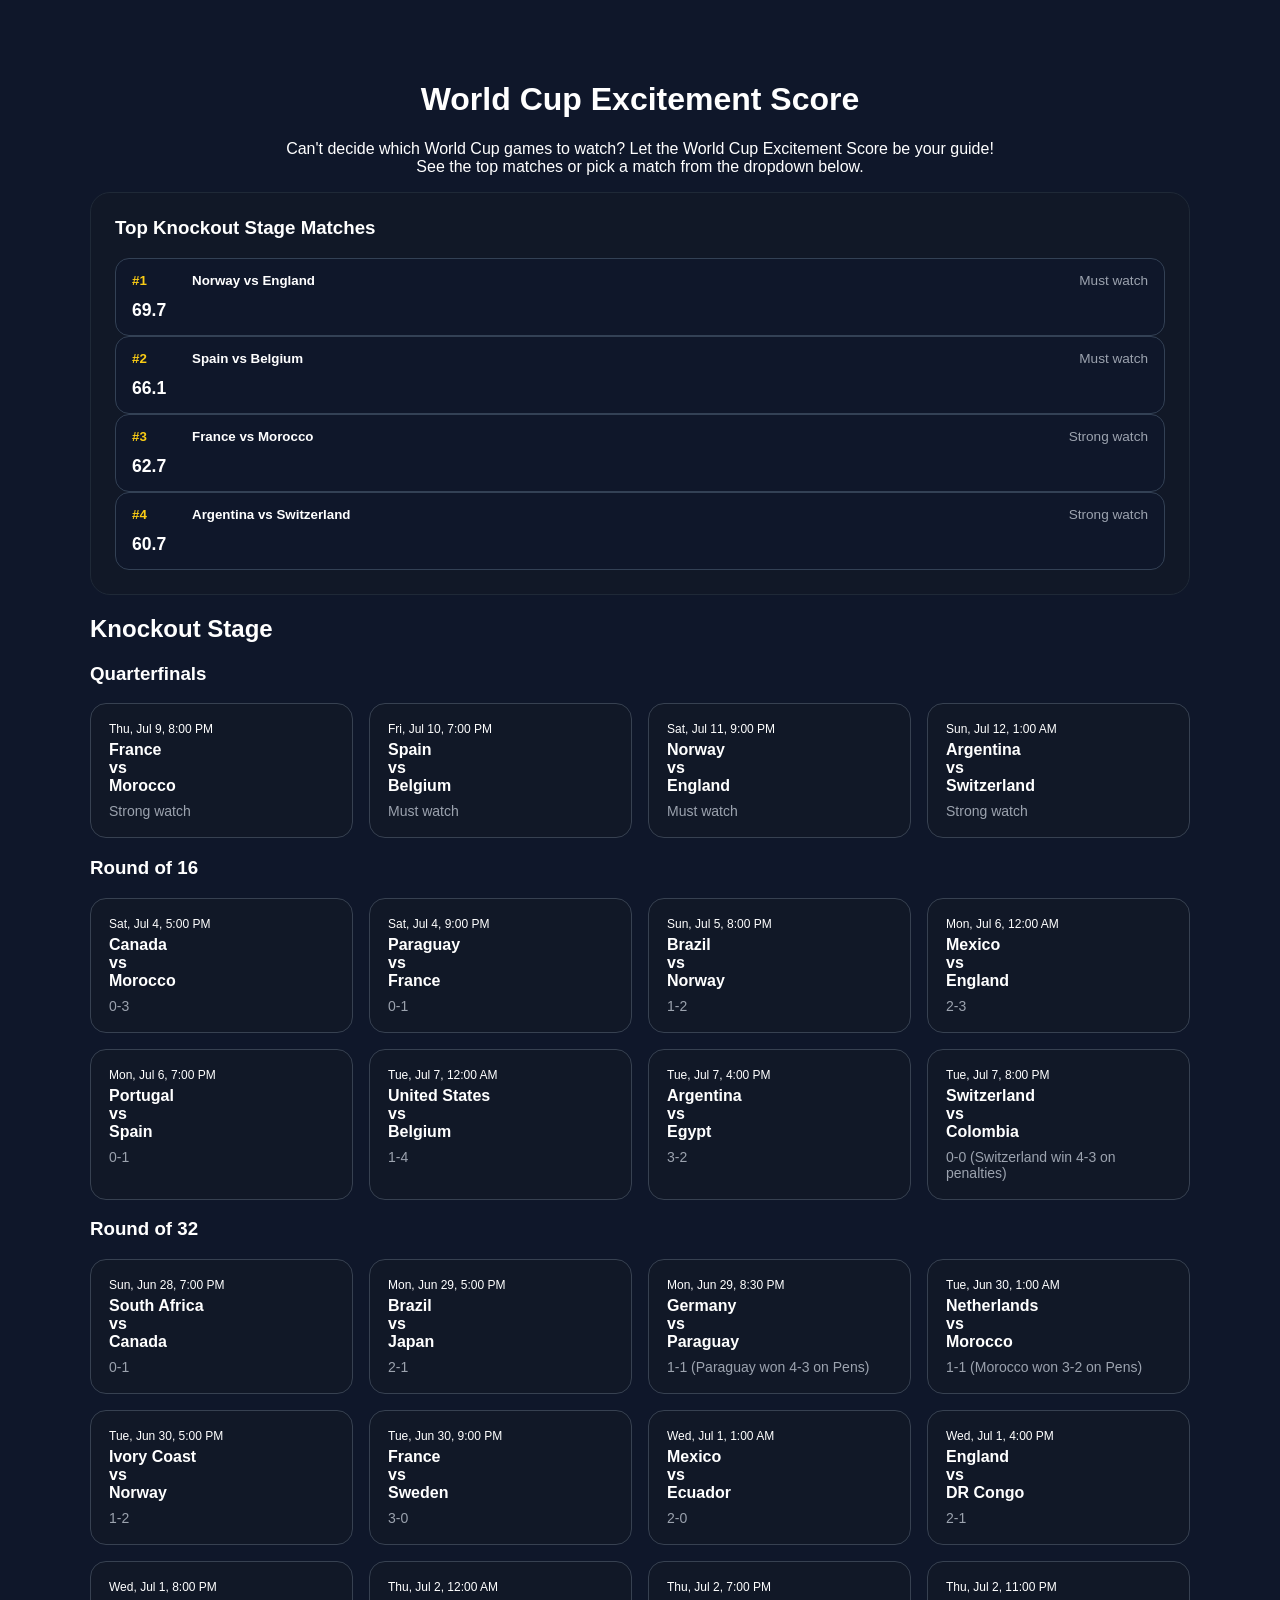
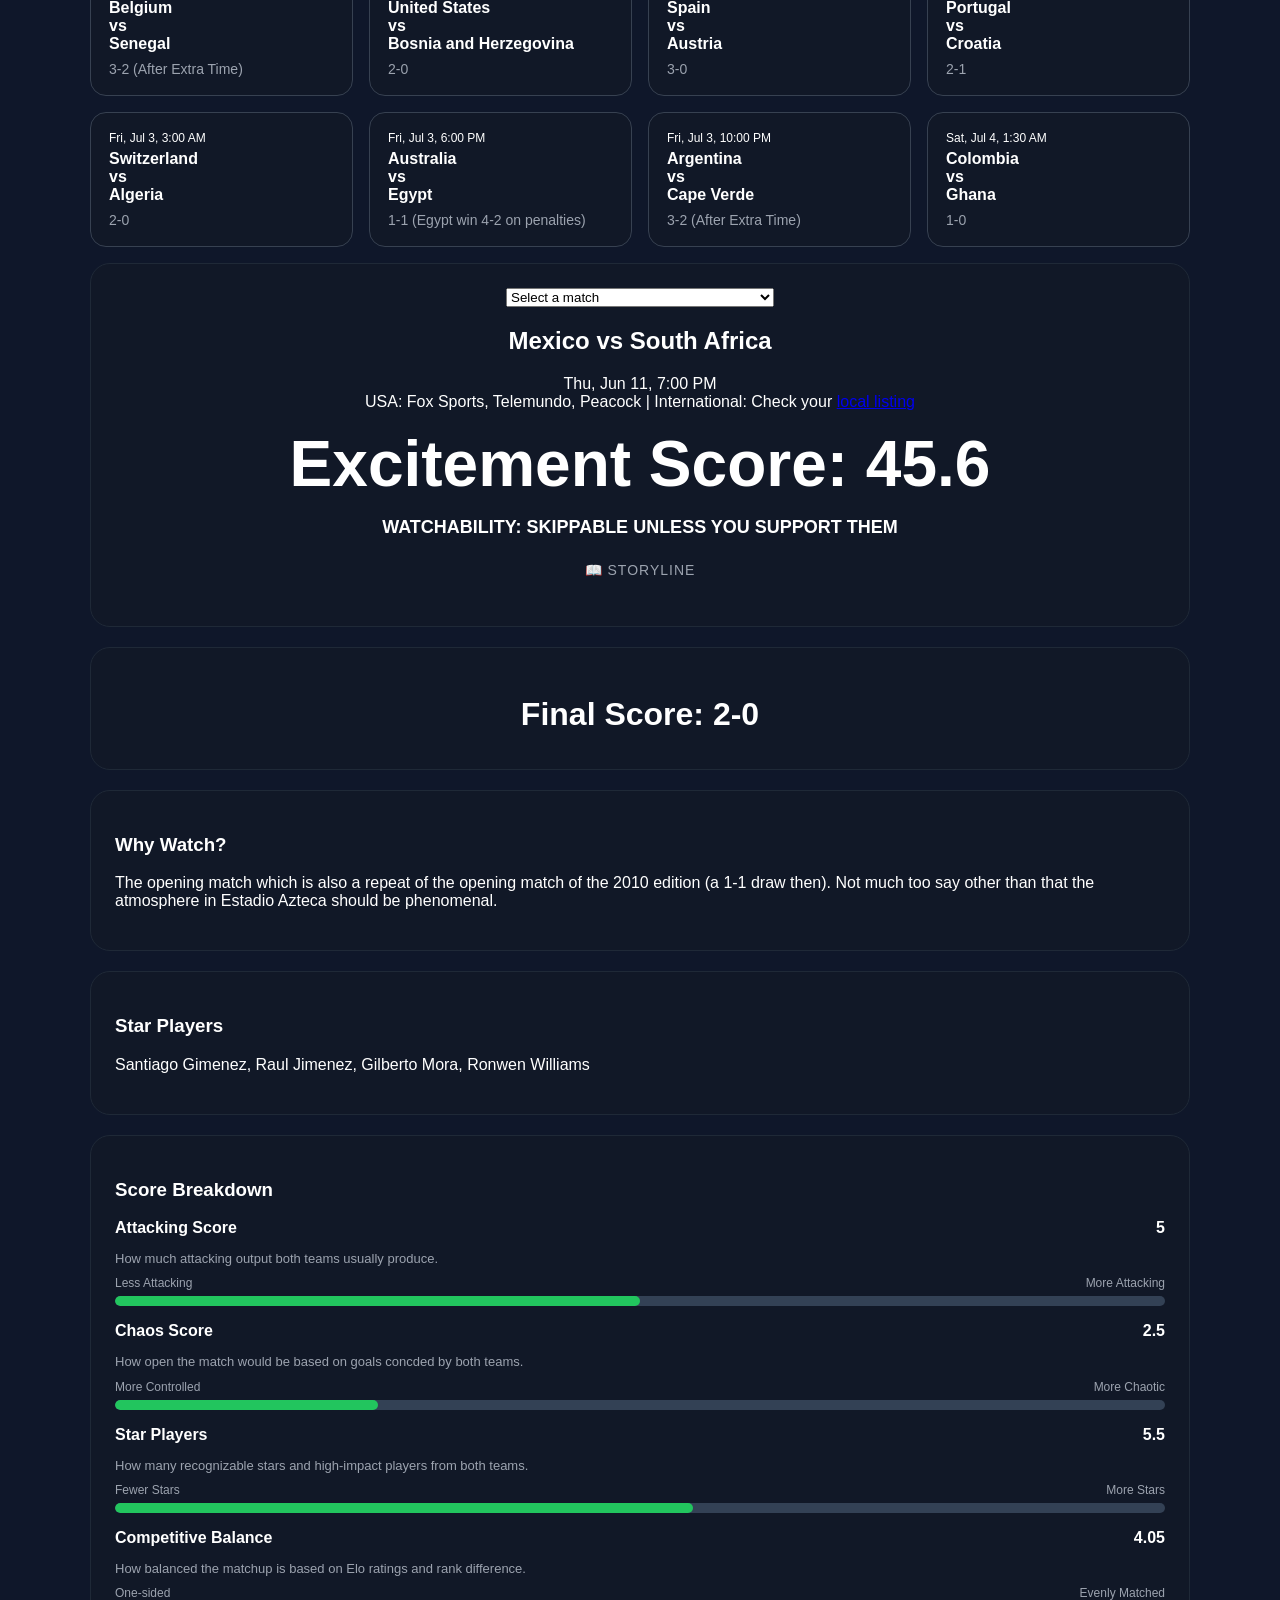
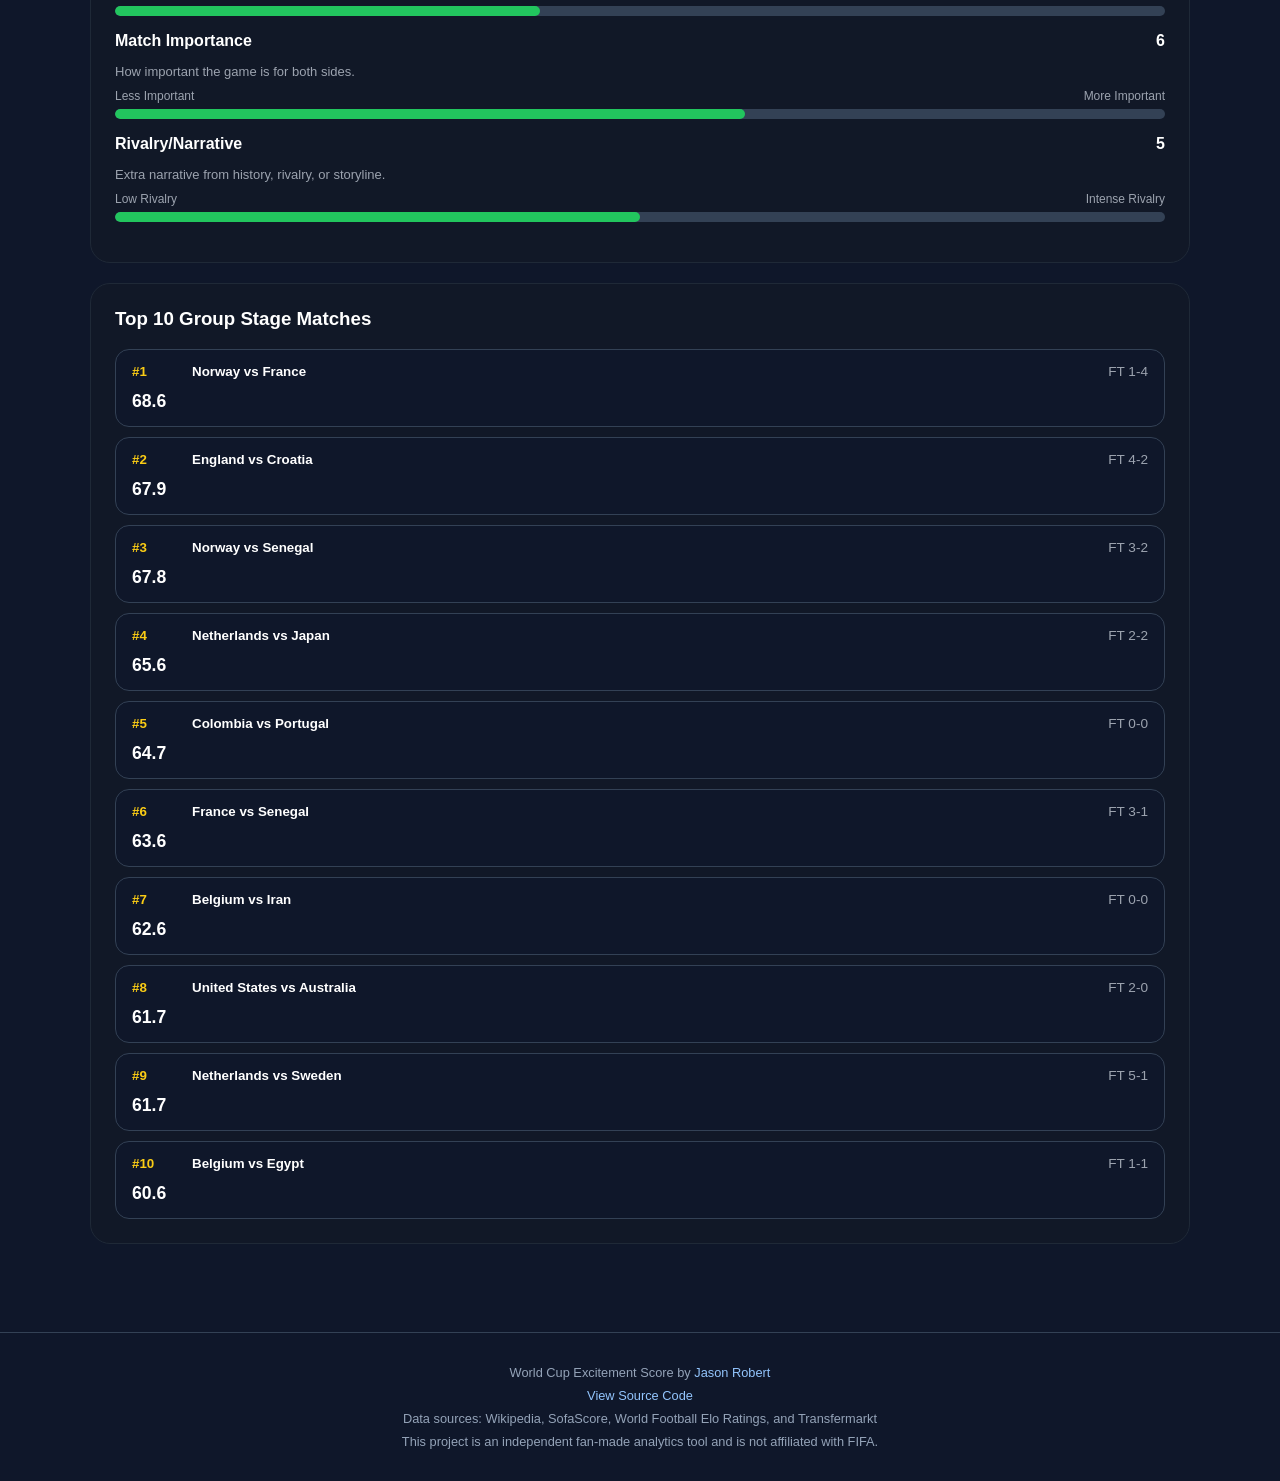
<file: index.html>
<!doctype html>
<html lang="en">
  <head>
    <meta charset="UTF-8" />
    <meta name="viewport" content="width=device-width, initial-scale=1.0" />
    <title>World Cup Excitement Score</title>
    <link rel="stylesheet" href="./index.css" />
    <script type="module" src="./app.js"></script>
  </head>
  <body>
    <main class="app-container">
      <!-- Title -->
      <h1 class="title">World Cup Excitement Score</h1>
      <p class="subtitle">
        Can't decide which World Cup games to watch? Let the World Cup
        Excitement Score be your guide! <br /> See the top matches or pick a match from
        the dropdown below.
      </p>
      <section class="card top-matches-card">
        <h3>Top Knockout Stage Matches</h3>
        <div id="top-knockout-matches"></div>
      </section>

      <section id="knockout-stage">
        <h2>Knockout Stage</h2>

        <div class="round-section">
          <h3>Quarterfinals</h3>
          <div id="quarterfinals" class="knockout-grid"></div>
        </div>

        <div class="round-section">
          <h3>Round of 16</h3>
          <div id="round-of-16" class="knockout-grid"></div>
        </div>

        <div class="round-section">
          <h3>Round of 32</h3>
          <div id="round-of-32" class="knockout-grid"></div>
        </div>

        <!--
        <div class="round-section">
          <h3>Semifinals</h3>
          <div id="semifinals" class="knockout-grid"></div>
        </div>

        <div class="round-section">
          <h3>Third Place Playoff</h3>
          <div id="third-place-playoff" class="knockout-grid"></div>
        </div>

        <div class="round-section">
          <h3>Final</h3>
          <div id="final" class="knockout-grid"></div>
        </div>
        -->
      </section>

      <section id="match-details" class="card hero-card">
        <select id="fixture-select">
          <option value="">Select a match</option>
        </select>

        <h2 id="match-name"></h2>
        <div id="kickoff-time"></div>
        <button id="calendar-button">Add to Calendar</button>
        <div id="broadcaster">
          USA: Fox Sports, Telemundo, Peacock | International: Check your
          <a
            href="https://www.livesoccertv.com/competitions/international/world-cup/"
            target="_blank"
          >
            local listing
          </a>
        </div>
        <div id="score"></div>
        <div id="watch-tier"></div>
        <div id="storyline-section">
          <div id="storyline-title">📖 Storyline</div>
          <div id="storyline-score"></div>
          <ul id="storyline-list"></ul>
        </div>
      </section>

      <section class="card post-match">
        <div id="final-score"></div>
        <div id="actual-excitement"></div>
      </section>

      <section class="card">
        <h3>Why Watch?</h3>
        <p id="why-watch"></p>
      </section>
      <section class="card">
        <h3>Star Players</h3>
        <p id="star-players"></p>
      </section>
      <section class="card">
        <h3>Score Breakdown</h3>
        <div id="score-breakdown"></div>
      </section>

      <section class="card top-matches-card">
        <h3>Top 10 Group Stage Matches</h3>
        <div id="top-matches"></div>
      </section>
    </main>
  </body>
  <footer class="footer">
    <p>
      World Cup Excitement Score by
      <a
        href="https://jsonrbrt.github.io/"
        target="_blank"
        rel="noopener noreferrer"
      >
        Jason Robert
      </a>
    </p>
    <p>
      <a href="https://github.com/jsonrbrt/wc-excitement-score">
        View Source Code
      </a>
    </p>
    <p>
      Data sources: Wikipedia, SofaScore, World Football Elo Ratings, and
      Transfermarkt
    </p>
    <p>
      This project is an independent fan-made analytics tool and is not
      affiliated with FIFA.
    </p>
  </footer>
</html>
</file>
<file: index.css>
/* Base */
body {
  margin: 0;
  font-family: Arial, sans-serif;
  background: #0f172a;
  color: white;
}

.app-container {
  max-width: 1100px;
  margin: 40px auto;
  padding: 20px;
}

/* Layout */
@media (max-width: 900px) {
  .knockout-grid {
    grid-template-columns: repeat(2, 1fr);
  }
}

@media (max-width: 560px) {
  .knockout-grid {
    grid-template-columns: 1fr;
  }
}

/* Title section */
.title {
  text-align: center;
}

.subtitle {
  text-align: center;
}

/* Top Matches */
.top-matches-card h3 {
  margin-top: 0;
}

#top-matches {
  display: flex;
  flex-direction: column;
  gap: 10px;
}

.top-match-item {
  width: 100%;
  display: grid;
  grid-template-columns: 48px 1fr auto;
  align-items: center;
  gap: 12px;
  padding: 14px 16px;
  border: 1px solid #334155;
  border-radius: 14px;
  background: #0f172a;
  color: white;
  cursor: pointer;
  text-align: left;
}

.top-match-item:hover {
  background: #1e293b;
  transform: translateY(-1px);
}

.top-match-rank {
  font-weight: 800;
  color: #facc15;
}

.top-match-name {
  font-weight: 600;
}

.top-match-meta {
  font-size: 0.85rem;
  color: #9ca3af;
  white-space: nowrap;
}

.top-match-score {
  font-weight: 800;
  font-size: 1.1rem;
}

/* Knockout */
.knockout-grid {
  display: grid;
  grid-template-columns: repeat(4, 1fr);
  gap: 16px;
  margin-bottom: 16px;
}

.knockout-card {
  background: #111827;
  border: 1px solid #374151;
  border-radius: 16px;
  cursor: pointer;
  transition:
    transform 0.2s ease,
    box-shadow 0.2s ease;
  padding: 18px;
}

.knockout-card:hover {
  transform: translateY(-2px);
  box-shadow: 0 8px 20px rgba(0,0,0,.25);
}

.knockout-match-title {
  font-weight: 700;
  margin-bottom: 8px;
}

.knockout-status {
  color: #9ca3af;
  font-size: 14px;
}

.knockout-kickoff {
  font-size: 12px;
  margin-bottom: 5px;
}

/* Cards */
.card {
  background: #111827;
  border: 1px solid #1f2937;
  border-radius: 20px;
  padding: 24px;
  margin-bottom: 20px;
}

/* Match Hero */
.hero-card {
  text-align: center;
}

#calendar-button {
  margin-top: 12px;
  margin-bottom: 12px;
  padding: 10px 16px;
  background: #1f2937;
  color: white;
  border: 1px solid #374151;
  border-radius: 10px;
  cursor: pointer;
}

#calendar-button:hover {
  background: #374151;
}

.post-match {
  text-align: center;
}

#score {
  font-size: 64px;
  font-weight: 800;
  margin: 16px 0;
}

#watch-tier {
  font-size: 18px;
  font-weight: 700;
  text-transform: uppercase;
}

#storyline-section {
  margin: 24px 0;
  text-align: center;
}

#storyline-title {
  font-size: 14px;
  text-transform: uppercase;
  letter-spacing: 1px;
  color: #9ca3af;
  margin-bottom: 6px;
}

#storyline-score {
  font-size: 1.6rem;
  margin-bottom: 16px;
}

#storyline-list {
  margin: 0 auto;
  padding-left: 20px;
  max-width: 600px;
  text-align: left;
  color: #d1d5db;
  line-height: 1.6;
}

#storyline-list li {
  margin-bottom: 8px;
}

#final-score {
  font-size: 2rem;
  font-weight: 700;
  margin-top: 24px;
}

#actual-excitement {
  font-size: 1.5rem;
  font-weight: 600;
  margin-top: 12px;
}

/* Score Breakdown */
.metric-header {
  display: flex;
  justify-content: space-between;
  align-items: center;
  font-weight: 600;
  margin-bottom: 4px;
}

.metric-description {
  font-size: 13px;
  color: #9ca3af;
  margin-bottom: 8px;
  line-height: 1.4;
}

.progress-track {
  height: 10px;
  background: #334155;
  border-radius: 999px;
  margin-bottom: 16px;
  overflow: hidden;
}

.progress-fill {
  height: 100%;
  background: #22c55e;
  border-radius: 999px;
}

.metric-scale-labels {
  display: flex;
  justify-content: space-between;
  margin-bottom: 6px;
  font-size: 12px;
  color: #9ca3af;
}

/* Footer */
.footer {
  margin-top: 48px;
  padding: 24px 0;
  border-top: 1px solid #334155;
  text-align: center;
  color: #94a3b8;
  font-size: 0.8rem;
}

.footer p {
  margin: 8px 0;
}

.footer a {
  color: #93c5fd;
  text-decoration: none;
}

.footer a:hover {
  text-decoration: underline;
}
</file>
